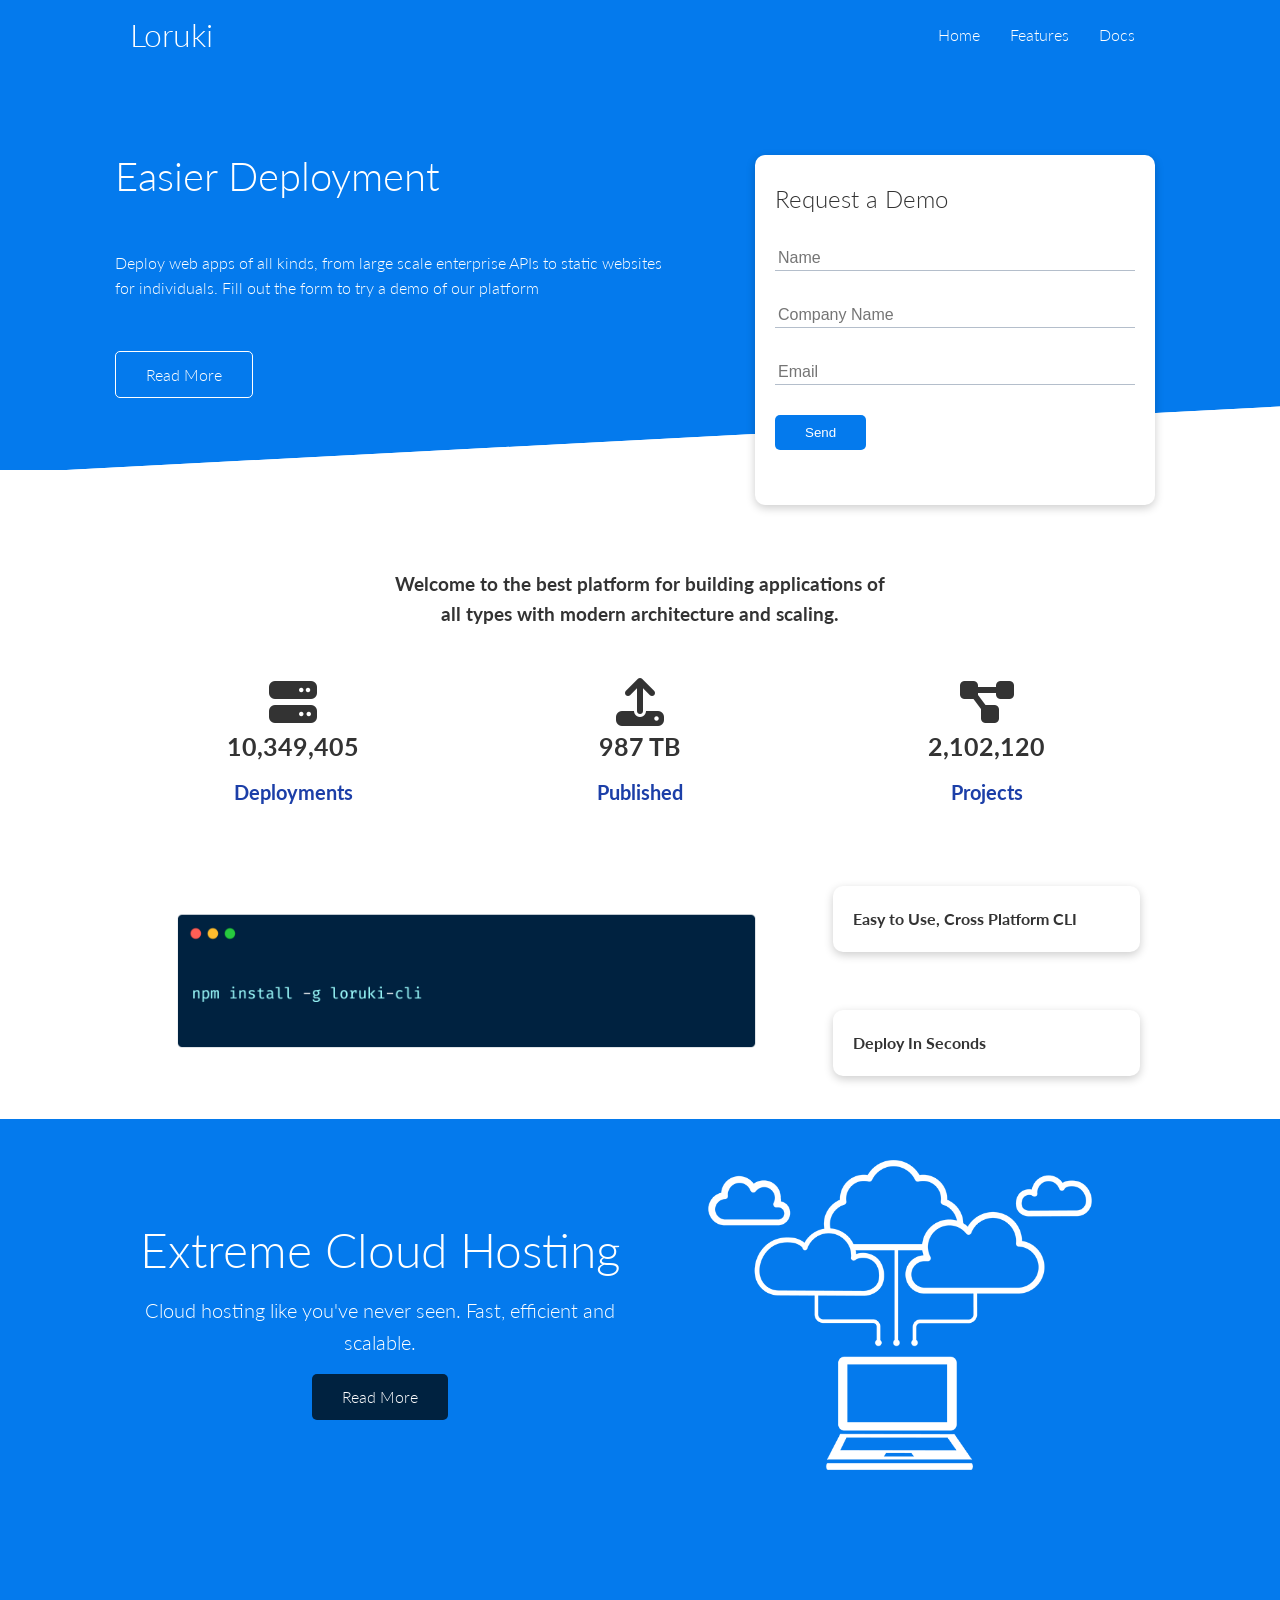
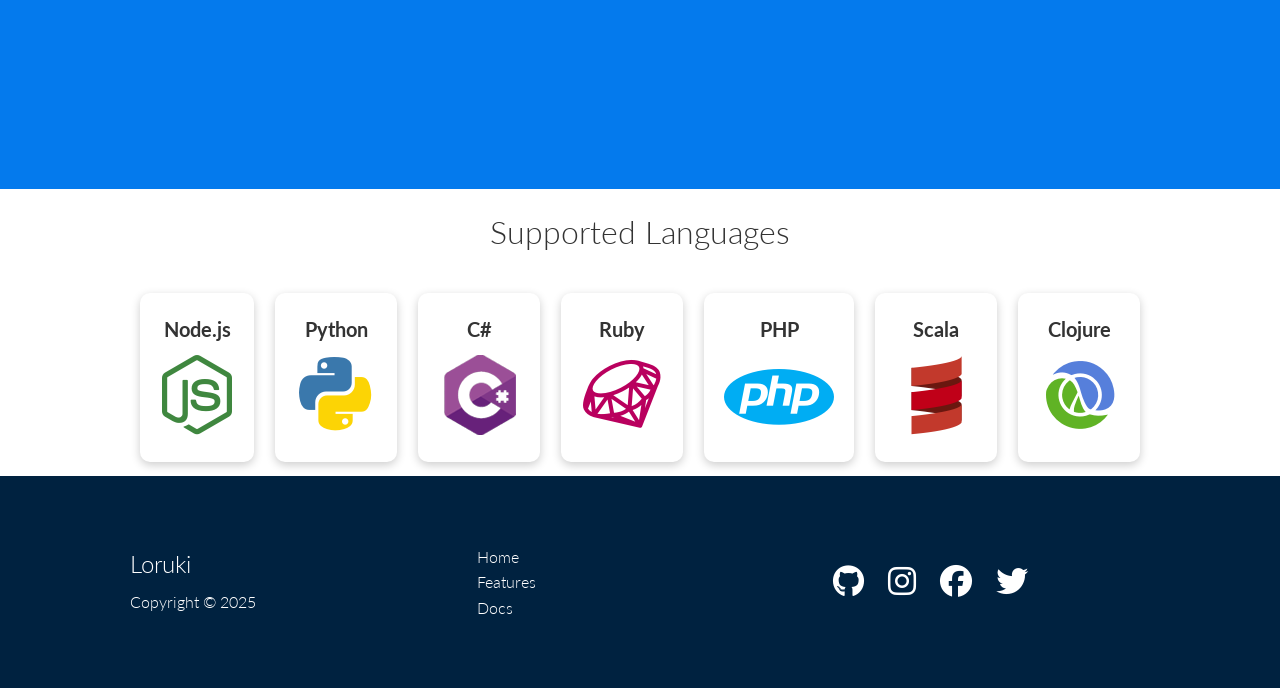
<file: index.html>
<!DOCTYPE html>
<html lang="en">
  <head>
    <meta charset="UTF-8" />
    <meta name="viewport" content="width=device-width, initial-scale=1.0" />
    <!--Allows The Usage of Font Awesome Icons-->
    <link
      rel="stylesheet"
      href="https://cdnjs.cloudflare.com/ajax/libs/font-awesome/6.7.2/css/all.min.css"
      integrity="sha512-Evv84Mr4kqVGRNSgIGL/F/aIDqQb7xQ2vcrdIwxfjThSH8CSR7PBEakCr51Ck+w+/U6swU2Im1vVX0SVk9ABhg=="
      crossorigin="anonymous"
      referrerpolicy="no-referrer"
    />
    <link rel="stylesheet" href="css/style.css" />
    <link rel="stylesheet" href="css/utilities.css" />
    <title>Loruki - Cloud Hosting For Everyone</title>
  </head>
  <body>

    <!--Navbar-->
    <div class="navbar">
      <div class="container flex">
        <h1 class="logo">Loruki</h1>
        <nav>
          <ul>
            <li><a href="index.html">Home</a></li>
            <li><a href="features.html">Features</a></li>
            <li><a href="docs.html">Docs</a></li>
          </ul>
        </nav>
      </div>
    </div>

    <!--Showcase Area-->
    <section class="showcase">
      <div class="container grid">
        <div class="showcase-text">
          <h1>Easier Deployment</h1>
          <p>
            Deploy web apps of all kinds, from large scale enterprise APIs to
            static websites for individuals. Fill out the form to try a demo of
            our platform
          </p>
          <a href="features.html" class="btn btn-outline">Read More</a>
        </div>
        <div class="showcase-form card">
          <h2>Request a Demo</h2>

          <!--Form Here-Div as Fields-->
          <form name="contact" method="POST" netlify-honeypot="bot-field" data-netlify="true">
            <input type="hidden" name="form-name" value="contact">
            <p class="hidden">
              <label>Don't fill this out if you're human: <input name="bot-field"></label>
            </p>
            <div class="form-control">
              <input type="text" name="name" placeholder="Name" required />
            </div>
            <div class="form-control">
              <input
                type="text"
                name="company"
                placeholder="Company Name"
                required
              />
            </div>
            <div class="form-control">
              <input type="email" name="email" placeholder="Email" required />
            </div>
            <input type="submit" value="Send" class="btn btn-primary" />
          </form>
        </div>
      </div>
    </section>
    <!--Stats Section-->
    <section class="stats">
      <div class="container">
        <h3 class="stats-heading text-center my-1">
          Welcome to the best platform for building applications of all types
          with modern architecture and scaling.
        </h3>
        <div class="grid grid-3 text-center my-4">
          <div>
            <!-- Using Font Awesome Icon Plugin -->
            <i class="fa fa-server fa-3x"></i>
            <h3>10,349,405</h3>
            <p class="text-secondary">Deployments</p>
          </div>
          <div>
            <i class="fa fa-upload fa-3x"></i>
            <h3>987 TB</h3>
            <p class="text-secondary">Published</p>
          </div>
          <div>
            <i class="fa fa-project-diagram fa-3x"></i>
            <h3>2,102,120</h3>
            <p class="text-secondary">Projects</p>
          </div>
        </div>
      </div>
    </section>

    <!-- CLI Section -->
     <section class="cli">
      <div class="container grid">
        <img src="images/cli.png" alt="image">
        <div class="card">
          <h3>
            Easy to Use, Cross Platform CLI
          </h3>
        </div>
        <div class="card">
          <h3>
            Deploy In Seconds
          </h3>
        </div>
      </div>
     </section>

     <!-- Cloud -->
      <section class="cloud bg-primary my-2 py-2">
        <div class="container grid">
          <div class="text-center">
            <h2 class="lg">
              Extreme Cloud Hosting
            </h2>
            <p class="lead my-1">
              Cloud hosting like you've never seen. Fast, efficient and scalable.
            </p>
            <a href="features.html" class="btn btn-dark">Read More</a>
          </div>
          <img src="images/cloud.png" alt="">
        </div>
      </section>

      <!-- Languages -->
       <section class="languages">
        <h2 class="text-center md my-2">
          Supported Languages
        </h2>
        <div class="container flex">
          <div class="card">
            <h4>Node.js</h4>
            <img src="images/logos/node.png" alt="node.js">
          </div>
          <div class="card">
            <h4>Python</h4>
            <img src="images/logos/python.png" alt="node.js">
          </div>
          <div class="card">
            <h4>C#</h4>
            <img src="images/logos/csharp.png" alt="node.js">
          </div>
          <div class="card">
            <h4>Ruby</h4>
            <img src="images/logos/ruby.png" alt="node.js">
          </div>
          <div class="card">
            <h4>PHP</h4>
            <img src="images/logos/php.png" alt="node.js">
          </div>
          <div class="card">
            <h4>Scala</h4>
            <img src="images/logos/scala.png" alt="node.js">
          </div>
          <div class="card">
            <h4>Clojure</h4>
            <img src="images/logos/clojure.png" alt="node.js">
          </div>
        </div>
       </section>
       <section class="footer bg-dark py-5">
        <div class="container grid grid-3">
          <div>
            <h1>Loruki</h1>
            <p>Copyright &copy; 2025</p>
          </div>
          <nav>
            <ul>
              <li>
                <a href="index.html">
                  Home
                </a>
              </li>
                <li>
                <a href="features.html">
                  Features
                </a>
              </li>
              <li>
                <a href="docs.html">
                  Docs
                </a>
              </li>
            </ul>
          </nav>
          <div class="social">
            <a href="#"><i class="fab fa-github fa-2x"></i></a>
            <a href="#"><i class="fab fa-instagram fa-2x"></i></a>
            <a href="#"><i class="fab fa-facebook fa-2x"></i></a>
            <a href="#"><i class="fab fa-twitter fa-2x"></i></a>
          </div>
        </div>
       </section>
  </body>
</html>
</file>
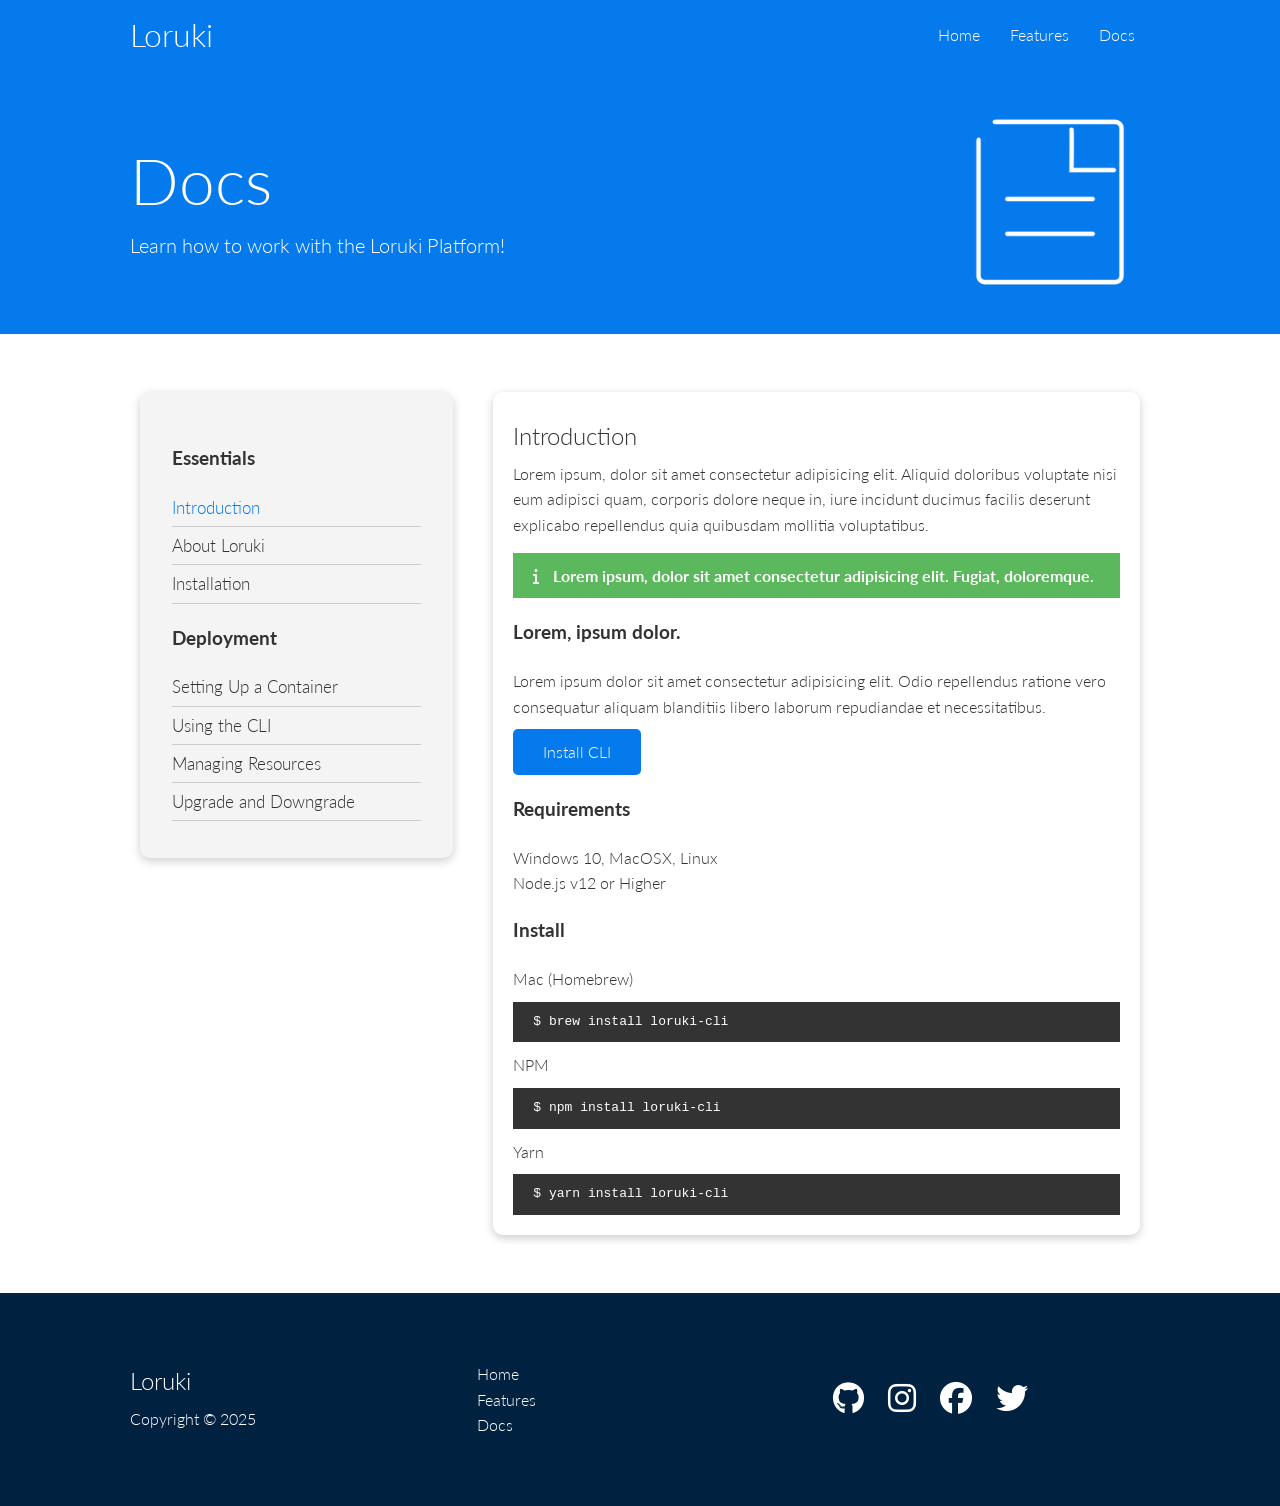
<file: docs.html>
<!DOCTYPE html>
<html lang="en">
  <head>
    <meta charset="UTF-8" />
    <meta name="viewport" content="width=device-width, initial-scale=1.0" />
    <!--Allows The Usage of Font Awesome Icons-->
    <link
      rel="stylesheet"
      href="https://cdnjs.cloudflare.com/ajax/libs/font-awesome/6.7.2/css/all.min.css"
      integrity="sha512-Evv84Mr4kqVGRNSgIGL/F/aIDqQb7xQ2vcrdIwxfjThSH8CSR7PBEakCr51Ck+w+/U6swU2Im1vVX0SVk9ABhg=="
      crossorigin="anonymous"
      referrerpolicy="no-referrer"
    />
    <link rel="stylesheet" href="css/style.css" />
    <link rel="stylesheet" href="css/utilities.css" />
    <title>Loruki - Cloud Hosting For Everyone</title>
  </head>
  <body>
    <!--Navbar-->
    <div class="navbar">
      <div class="container flex">
        <h1 class="logo">Loruki</h1>
        <nav>
          <ul>
            <li><a href="index.html">Home</a></li>
            <li><a href="features.html">Features</a></li>
            <li><a href="docs.html">Docs</a></li>
          </ul>
        </nav>
      </div>
    </div>

    <!-- Head -->
    <section class="docs-head bg-primary py-3">
      <div class="container grid">
        <div>
          <h1 class="xl">Docs</h1>
          <p class="lead">Learn how to work with the Loruki Platform!</p>
        </div>
        <img src="images/docs.png" />
      </div>
    </section>

    <!-- Docs Main -->
    <section class="docs-main my-4">
      <div class="container grid">
        <div class="card bg-light p-3">
          <h3 class="my-2">Essentials</h3>
          <nav>
            <ul>
              <li><a class="text-primary" href="#">Introduction</a></li>
              <li><a href="#">About Loruki</a></li>
              <li><a href="#">Installation</a></li>
            </ul>
          </nav>

          <h3 class="my-2">Deployment</h3>
          <nav>
            <ul>
              <li><a href="#">Setting Up a Container</a></li>
              <li><a href="#">Using the CLI</a></li>
              <li><a href="#">Managing Resources</a></li>
              <li><a href="#">Upgrade and Downgrade</a></li>
            </ul>
          </nav>
        </div>
        <div class="card">
          <h2>Introduction</h2>
          <p>
            Lorem ipsum, dolor sit amet consectetur adipisicing elit. Aliquid
            doloribus voluptate nisi eum adipisci quam, corporis dolore neque
            in, iure incidunt ducimus facilis deserunt explicabo repellendus
            quia quibusdam mollitia voluptatibus.
          </p>
          <div class="alert alert-success">
            <i class="fas fa-info"></i>
            Lorem ipsum, dolor sit amet consectetur adipisicing elit. Fugiat,
            doloremque.
          </div>
          <h3>Lorem, ipsum dolor.</h3>
          <p>
            Lorem ipsum dolor sit amet consectetur adipisicing elit. Odio
            repellendus ratione vero consequatur aliquam blanditiis libero
            laborum repudiandae et necessitatibus.
          </p>
          <a href="#" class="btn btn-primary">Install CLI</a>
          <h3>Requirements</h3>
          <ul>
            <li>Windows 10, MacOSX, Linux</li>
            <li>Node.js v12 or Higher</li>
          </ul>
          <h3>Install</h3>
          <p>Mac (Homebrew)</p>
          <pre><code>$ brew install loruki-cli</code></pre>
          <p>NPM</p>
          <pre><code>$ npm install loruki-cli</code></pre>
          <p>Yarn</p>
          <pre><code>$ yarn install loruki-cli</code></pre>
        </div>
      </div>
    </section>

    <!-- Footer -->
    <section class="footer bg-dark py-5">
      <div class="container grid grid-3">
        <div>
          <h1>Loruki</h1>
          <p>Copyright &copy; 2025</p>
        </div>
        <nav>
          <ul>
            <li>
              <a href="index.html"> Home </a>
            </li>
            <li>
              <a href="features.html"> Features </a>
            </li>
            <li>
              <a href="docs.html"> Docs </a>
            </li>
          </ul>
        </nav>
        <div class="social">
          <a href="#"><i class="fab fa-github fa-2x"></i></a>
          <a href="#"><i class="fab fa-instagram fa-2x"></i></a>
          <a href="#"><i class="fab fa-facebook fa-2x"></i></a>
          <a href="#"><i class="fab fa-twitter fa-2x"></i></a>
        </div>
      </div>
    </section>
  </body>
</html>
</file>
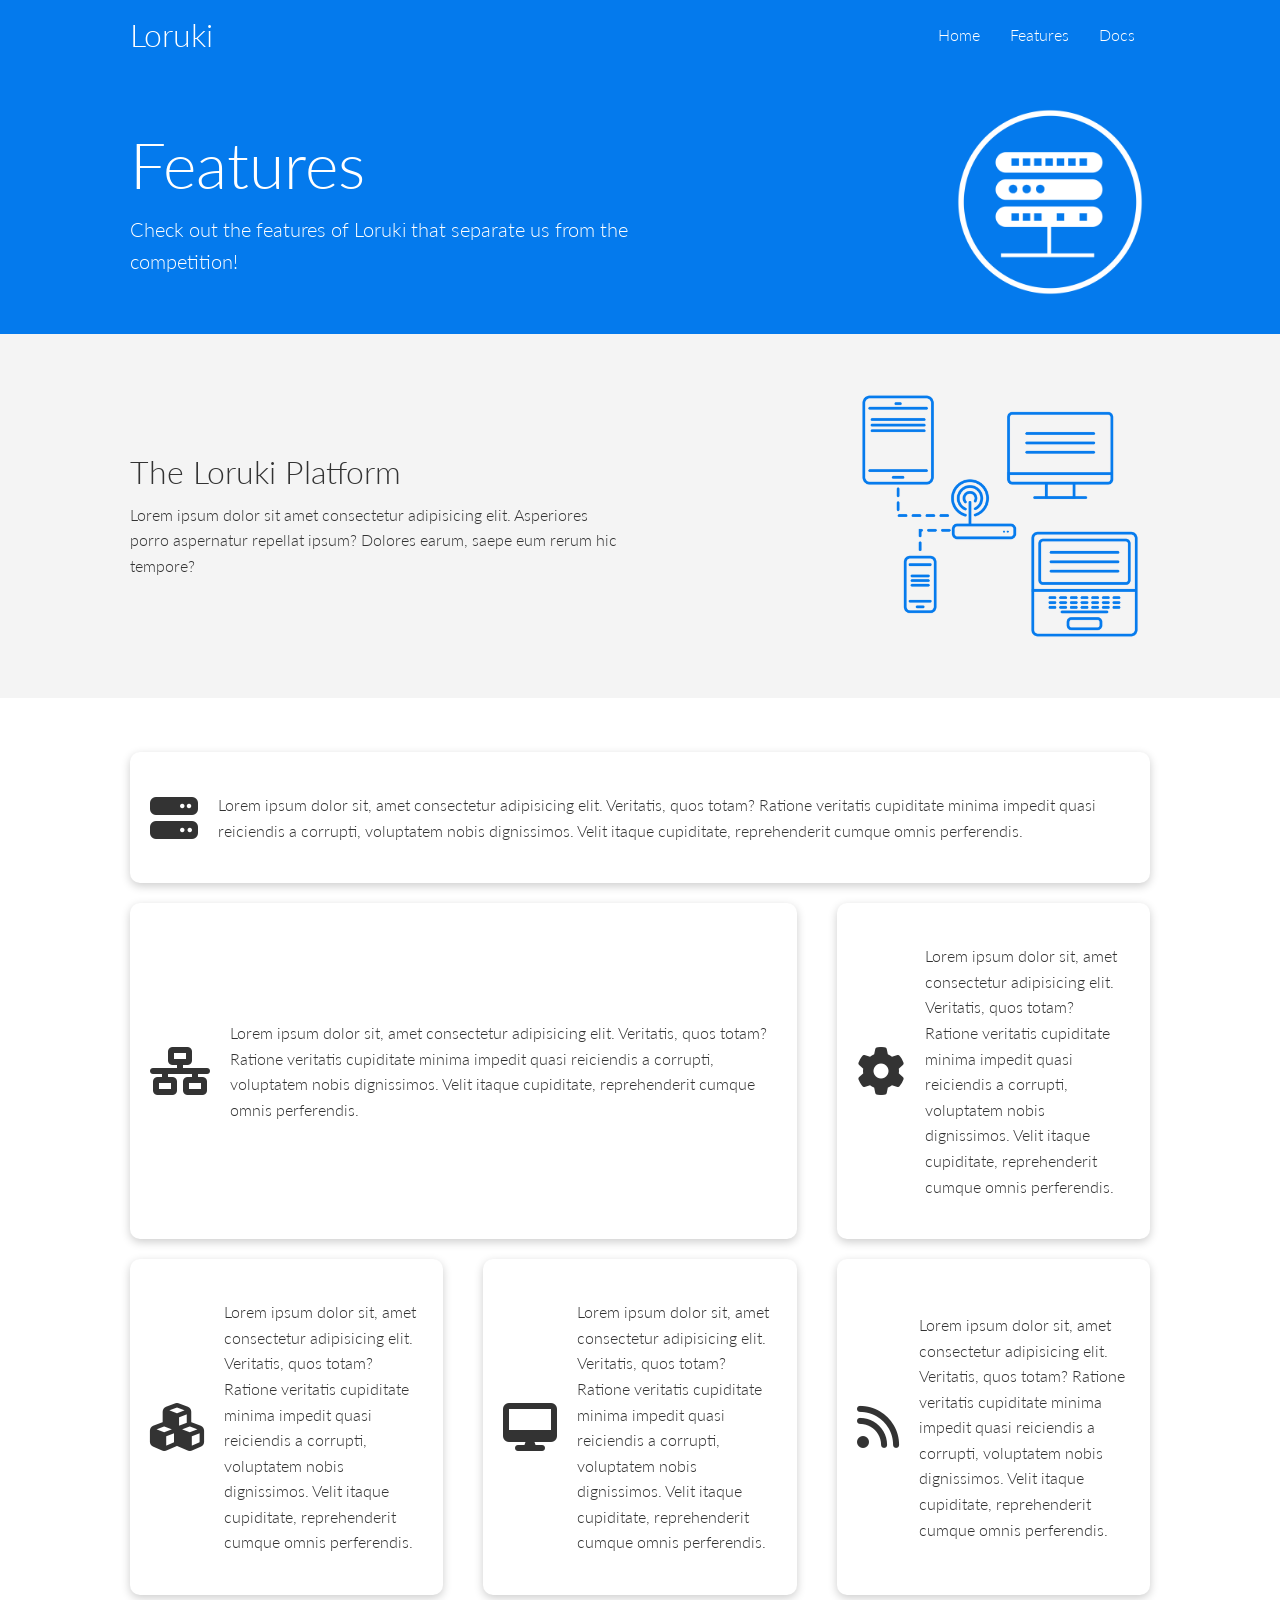
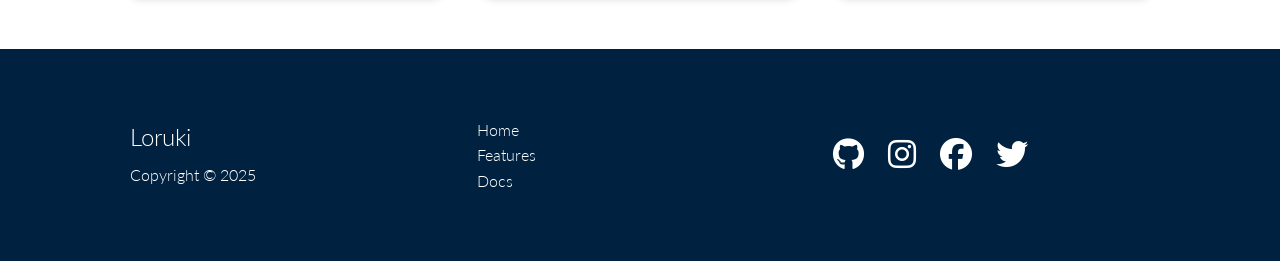
<file: features.html>
<!DOCTYPE html>
<html lang="en">
  <head>
    <meta charset="UTF-8" />
    <meta name="viewport" content="width=device-width, initial-scale=1.0" />
    <!--Allows The Usage of Font Awesome Icons-->
    <link
      rel="stylesheet"
      href="https://cdnjs.cloudflare.com/ajax/libs/font-awesome/6.7.2/css/all.min.css"
      integrity="sha512-Evv84Mr4kqVGRNSgIGL/F/aIDqQb7xQ2vcrdIwxfjThSH8CSR7PBEakCr51Ck+w+/U6swU2Im1vVX0SVk9ABhg=="
      crossorigin="anonymous"
      referrerpolicy="no-referrer"
    />
    <link rel="stylesheet" href="css/style.css" />
    <link rel="stylesheet" href="css/utilities.css" />
    <title>Loruki - Cloud Hosting For Everyone</title>
  </head>
  <body>
    <!--Navbar-->
    <div class="navbar">
      <div class="container flex">
        <h1 class="logo">Loruki</h1>
        <nav>
          <ul>
            <li><a href="index.html">Home</a></li>
            <li><a href="features.html">Features</a></li>
            <li><a href="docs.html">Docs</a></li>
          </ul>
        </nav>
      </div>
    </div>

    <!-- Head -->
     <section class="features-head bg-primary py-3">
        <div class="container grid">
            <div>
                <h1 class="xl">Features</h1>
                <p class="lead">Check out the features of Loruki that separate us from the competition!</p>
            </div>
            <img src="images/server.png">
        </div>
     </section>

     <!-- Subhead -->
      <section class="features-sub-head bg-light py-3">
        <div class="container grid">
            <div>
                <h1 class="md">The Loruki Platform</h1>
                <p>Lorem ipsum dolor sit amet consectetur adipisicing elit. Asperiores porro aspernatur repellat ipsum? Dolores earum, saepe eum rerum hic tempore?</p>
            </div>
            <img src="images/server2.png">
        </div>
      </section>

      <!-- Main -->
      <section class="features-main my-2">
        <div class="container grid grid-3">
            <div class="card flex">
                <i class="fas fa-server fa-3x"></i>
                <p>Lorem ipsum dolor sit, amet consectetur adipisicing elit. Veritatis, quos totam? Ratione veritatis cupiditate minima impedit quasi reiciendis a corrupti, voluptatem nobis dignissimos. Velit itaque cupiditate, reprehenderit cumque omnis perferendis.</p>
            </div>
            <div class="card flex">
                <i class="fas fa-network-wired fa-3x"></i>
                <p>Lorem ipsum dolor sit, amet consectetur adipisicing elit. Veritatis, quos totam? Ratione veritatis cupiditate minima impedit quasi reiciendis a corrupti, voluptatem nobis dignissimos. Velit itaque cupiditate, reprehenderit cumque omnis perferendis.</p>
            </div>
            <div class="card flex">
                <i class="fas fa-cog fa-3x"></i>
                <p>Lorem ipsum dolor sit, amet consectetur adipisicing elit. Veritatis, quos totam? Ratione veritatis cupiditate minima impedit quasi reiciendis a corrupti, voluptatem nobis dignissimos. Velit itaque cupiditate, reprehenderit cumque omnis perferendis.</p>
            </div>
            <div class="card flex">
                <i class="fas fa-cubes fa-3x"></i>
                <p>Lorem ipsum dolor sit, amet consectetur adipisicing elit. Veritatis, quos totam? Ratione veritatis cupiditate minima impedit quasi reiciendis a corrupti, voluptatem nobis dignissimos. Velit itaque cupiditate, reprehenderit cumque omnis perferendis.</p>
            </div>
            <div class="card flex">
                <i class="fas fa-desktop fa-3x"></i>
                <p>Lorem ipsum dolor sit, amet consectetur adipisicing elit. Veritatis, quos totam? Ratione veritatis cupiditate minima impedit quasi reiciendis a corrupti, voluptatem nobis dignissimos. Velit itaque cupiditate, reprehenderit cumque omnis perferendis.</p>
            </div>
            <div class="card flex">
                <i class="fas fa-feed fa-3x"></i>
                <p>Lorem ipsum dolor sit, amet consectetur adipisicing elit. Veritatis, quos totam? Ratione veritatis cupiditate minima impedit quasi reiciendis a corrupti, voluptatem nobis dignissimos. Velit itaque cupiditate, reprehenderit cumque omnis perferendis.</p>
            </div>
        </div>
      </section>



    <!-- Footer -->
    <section class="footer bg-dark py-5">
      <div class="container grid grid-3">
        <div>
          <h1>Loruki</h1>
          <p>Copyright &copy; 2025</p>
        </div>
        <nav>
          <ul>
            <li>
              <a href="index.html"> Home </a>
            </li>
            <li>
              <a href="features.html"> Features </a>
            </li>
            <li>
              <a href="docs.html"> Docs </a>
            </li>
          </ul>
        </nav>
        <div class="social">
          <a href="#"><i class="fab fa-github fa-2x"></i></a>
          <a href="#"><i class="fab fa-instagram fa-2x"></i></a>
          <a href="#"><i class="fab fa-facebook fa-2x"></i></a>
          <a href="#"><i class="fab fa-twitter fa-2x"></i></a>
        </div>
      </div>
    </section>
  </body>
</html>
</file>
<file: css/style.css>
/*Import Font */
@import url("https://fonts.googleapis.com/css2?family=Lato:wght@300&display=swap");

:root {
  --primary-color: #047aed;
  --secondary-color: #1c3fa8;
  --dark-color: #002240;
  --light-color: #f4f4f4;
  --success-color: #5cb85c;
  --error-color: #d9534f;
}

* {
  box-sizing: border-box;
  padding: 0;
  margin: 0;
}

/*Styling for Body Text*/
body {
  font-family: "Lato", sans-serif;
  font-weight: 300;
  font-style: normal;
  color: #333;
  line-height: 1.6;
}

ul {
  list-style-type: none;
}

a {
  text-decoration: none;
  color: #333;
}

h1,
h2 {
  font-weight: 300;
  line-height: 1.2;
  margin: 10px 0;
}

p {
  margin: 10px 0;
}

img {
  width: 100%;
  height: 100%;
}

code,
pre {
  background-color: #333;
  color: #fff;
  padding: 10px;
}

.hidden{
  background-color: red;
  visibility: hidden;
  display: none;
}

.navbar {
  background-color: var(--primary-color);
  color: #fff;
  height: 70px;
}

/*Showcase*/
.showcase {
  height: 400px;
  background-color: var(--primary-color);
  color: #fff;
  position: relative;
}

.showcase h1 {
  font-size: 40px;
}

.showcase p {
  margin: 50px 0;
}

.showcase .grid {
  grid-template-columns: 55% 45%;
  gap: 30px;
  overflow: visible;
}

.showcase-text{
  animation: slideInFromLeft 1s ease-in;
}

/*Relative is Used If You Want a Top Bottom Left Right Adjustment*/
.showcase-form {
  position: relative;
  top: 60px;
  height: 350px;
  width: 400px;
  padding: 40px;
  z-index: 100;
  /*Justify Yourself at the End of the Current Flexbox*/
  justify-self: flex-end;
  animation: slideInFromRight 1s ease-in;
}

/*For the Dividers inside of the Form/Input Fields*/
.showcase-form .form-control {
  margin: 30px 0;
}

/*Use this to Select Specific Input Types*/
.showcase-form input[type="text"],
.showcase-form input[type="email"] {
  border: 0;
  border-bottom: 1px solid #b4becb;
  width: 100%;
  padding: 3px;
  font-size: 16px;
}

.showcase-form input:focus {
  outline: 0;
}

.showcase::before,
.showcase::after {
  content: "";
  position: absolute;
  height: 100px;
  bottom: -70px;
  right: 0;
  left: 0;
  background-color: white;
  transform: skewY(-3deg);
  /* Skew For Different Browsers */
  -moz-transform: skewY(-3deg);
  -ms-transform: skewY(-3deg);
  -webkit-transform: skewY(-3deg);
}

/* Stats */
.stats {
  padding-top: 100px;
  animation: slideInFromBottom 1s ease-in;
}

.stats .stats-heading {
  max-width: 500px;
  margin: auto;
}

.stats .grid h3 {
  font-size: 25px;
}

.stats .grid p {
  font-size: 20px;
  font-weight: bold;
}

/*Cli*/
.cli .grid {
  grid-template-columns: repeat(3, 1fr);
  grid-template-rows: repeat(2, 1fr);
}

/*Targets First Child*/
/*Start at Column 1, Span 2 Rows*/
.cli .grid > *:first-child {
  grid-column: 1 / span 2;
  grid-row: 1 / span 2;
}

.cli .card h3 {
  font-size: 16px;
}

/* Cloud */
.cloud .grid {
  grid-template-rows: 4fr 3fr;
}

/* Languages */
.languages .flex {
  flex-wrap: wrap;
}

.languages .card {
  text-align: center;
  margin: 18px 10px 14px;
  transition: transform 0.2s ease-in;
}

.languages .card h4 {
  font-size: 20px;
  margin-bottom: 10px;
}

.languages .card:hover {
  transform: translateY(-15px);
}

/* Footer */
.footer .social a {
  margin: 0 10px;
}

/*Features*/
.features-head img,
.docs-head img {
  width: 200px;
  justify-self: flex-end;
}

.features-sub-head img {
  width: 300px;
  justify-self: flex-end;
}

/* Select Icon in the card */
.features-main .card i {
  margin-right: 20px;
}

.features-main .grid {
  padding: 30px;
}

.features-main .grid > *:first-child {
  grid-column: 1 / span 3;
}

.features-main .grid > *:nth-child(2) {
  grid-column: 1 / span 2;
}

/* Docs */
.docs-main h3 {
  margin: 20px 0;
}

.docs-main .grid {
  grid-template-columns: 1fr 2fr;
  align-items: flex-start;
}

.docs-main nav li {
  font-size: 17px;
  padding-bottom: 5px;
  margin-bottom: 5px;
  border-bottom: 1px solid #ccc;
}

.docs-main a:hover {
  font-weight: bold;
}

/* Animation */
@keyframes slideInFromLeft {
  0% {
    transform: translateX(-100%);
  }

  100% {
    transform: translateX(0);
  }
}

@keyframes slideInFromRight {
  0% {
    transform: translateX(100%);
  }

  100% {
    transform: translateX(0);
  }
}

@keyframes slideInFromTop {
  0% {
    transform: translateY(-100%);
  }

  100% {
    transform: translateY(0);
  }
}

@keyframes slideInFromBottom {
  0% {
    transform: translateY(100%);
  }

  100% {
    transform: translateX(0);
  }
}

/* Tablets and Under */
@media (max-width: 768px) {
  .grid,
  .showcase .grid,
  .stats .grid,
  .cli .grid,
  .cloud .grid,
  .features-head .grid,
  .features-main .grid,
  .docs-head .grid {
    grid-template-columns: 1fr;
    grid-template-rows: 1fr;
  }

  .showcase {
    height: auto;
  }

  .showcase-text {
    text-align: center;
    margin-top: 40px;
    animation: slideInFromTop 1s ease-in;
  }

  .showcase-form {
    justify-self: center;
    margin: auto;
    animation: slideInFromBottom 1s ease-in;
  }

  .cli .grid > *:first-child {
    grid-column: 1;
    grid-row: 1;
  }

  .features-head,
  .features-sub-head,
  .docs-head {
    text-align: center;
  }

  .features-head img,
  .features-sub-head img,
  .docs-head img {
    justify-self: center;
  }

  .features-main .grid > *:first-child,
  .features-main .grid > *:nth-child(2) {
    grid-column: 1;
  }
}

/* Mobile */
@media (max-width: 500px) {
  .navbar {
    height: 110px;
  }

  .navbar .flex {
    flex-direction: column;
  }

  .navbar ul {
    padding: 10px;
    background-color: rgba(0, 0, 0, 0.1);
  }
}
</file>
<file: css/utilities.css>
/*Utilities - Reusable Components*/
.container{
    max-width: 1100px;
    /*0 margin vertically but auto center horizontally*/
    margin: 0 auto;
    overflow: auto;
    padding: 0 40px;
}

.card{
    background-color: #fff;
    border-radius: 10px;
    box-shadow: 0 3px 10px rgba(0,0,0,0.2);
    padding: 20px;
    margin: 10px;
    color: #333;
}

.flex {
    display: flex;
    justify-content: space-between;
    align-items: center;
    height: 100%;
}

/*Space Between If FLex is Under Navbar*/
.navbar .flex{
    justify-content: space-between;
}

.navbar ul{
    display: flex;
}

.navbar a{
    color: #fff;
    padding: 10px;
    margin: 0 5px;
}

.navbar a:hover{
    border-bottom: 2px white solid;
}

.grid{
    display: grid;
    /*Repeat is like a for loop: do 1fr 2 times*/
    grid-template-columns: repeat(2,1fr);
    gap: 20px;
    justify-content: center;
    align-items: center;
    height: 100%;
}

.btn{
    display: inline-block;
    padding: 10px 30px;
    cursor: pointer;
    background: var(--primary-color);
    color: #fff;
    border: none;
    border-radius: 5px;
}

.btn-outline{
    background-color: transparent;
    border: 1px solid #fff;
}

.btn:hover{
    transform: scale(0.98);
    transition: ease-in-out 0.15s;
}

/* Backgrounds and Coloured Buttons */
.bg-primary,
.btn-primary{
    color: #fff;
    background-color: var(--primary-color);
}

.bg-secondary,
.btn-secondary{
    color: #fff;
    background-color: var(--secondary-color);
}

.bg-light,
.btn-light{
    color: #333;
    background-color: var(--light-color);
}

.bg-dark,
.btn-dark{
    color: #fff;
    background-color: var(--dark-color);
}


.bg-primary a,
.btn-primary a,
.bg-secondary a,
.btn-secondary a,
.bg-dark a,
.btn-dark a{
    color: #fff;
} 

/* Text Colours */
.text-primary{
    color: var(--primary-color);
}

.text-secondary{
    color: var(--secondary-color);
}

.text-light{
    color: var(--light-color);
}

.text-dark{
    color: var(--dark-color);
}

.grid-3{
    grid-template-columns: repeat(3,1fr);
}


/* Text Sizes */
.lead{
    font-size: 20px;
}

.sm{
    font-size: 1rem;
}

.md{
    font-size: 2rem;
}

.lg{
    font-size: 3rem;
}

.xl{
    font-size: 4rem;
}

.text-center{
    text-align: center;
}


/* Alert */
.alert{
    background-color: var(--light-color);
    padding: 10px 20px;
    font-weight: bold;
    margin: 15px 0;
}

.alert i{
    margin-right: 10px;
}

.alert-success{
    background-color: var(--success-color);
    color: #fff;
}

.alert-error{
    background-color: var(--error-color);
    color: #fff;
}


/* Margin */
.my-1{
    margin: 1rem 0;
}

.my-2{
    margin: 1.5rem 0;
}

.my-3{
    margin: 2rem 0;
}

.my-4{
    margin: 3rem 0;
}

.my-5{
    margin: 4rem 0;
}

.m-1{
    margin: 1rem;
}

.m-2{
    margin: 1.5rem;
}

.m-3{
    margin: 2rem;
}

.m-4{
    margin: 3rem;
}

.m-5{
    margin: 4rem;
}

/* Padding */
.py-1{
    padding: 1rem 0;
}

.py-2{
    padding: 1.5rem 0;
}

.py-3{
    padding: 2rem 0;
}

.py-4{
    padding: 3rem 0;
}

.py-5{
    padding: 4rem 0;
}

.p-1{
    padding: 1rem;
}

.p-2{
    padding: 1.5rem;
}

.p-3{
    padding: 2rem;
}

.p-4{
    padding: 3rem;
}

.p-5{
    padding: 4rem;
}
</file>
